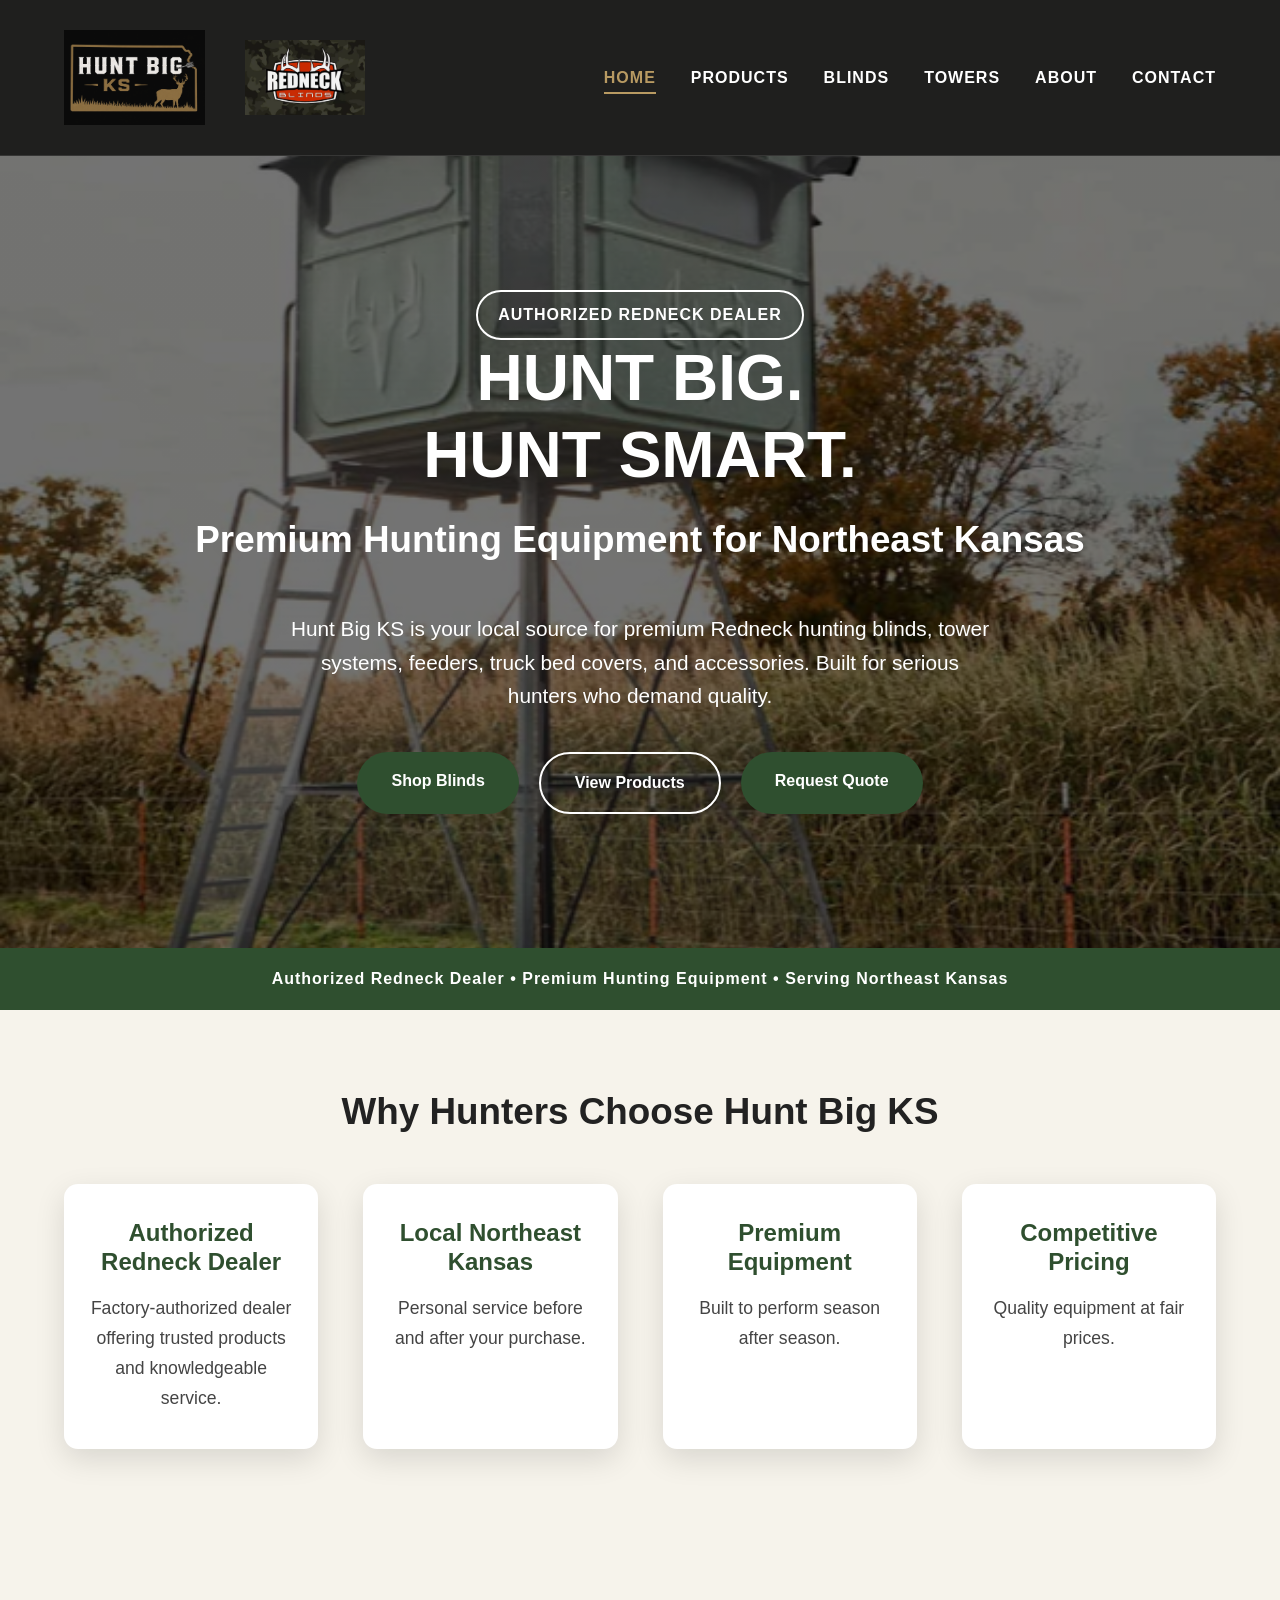
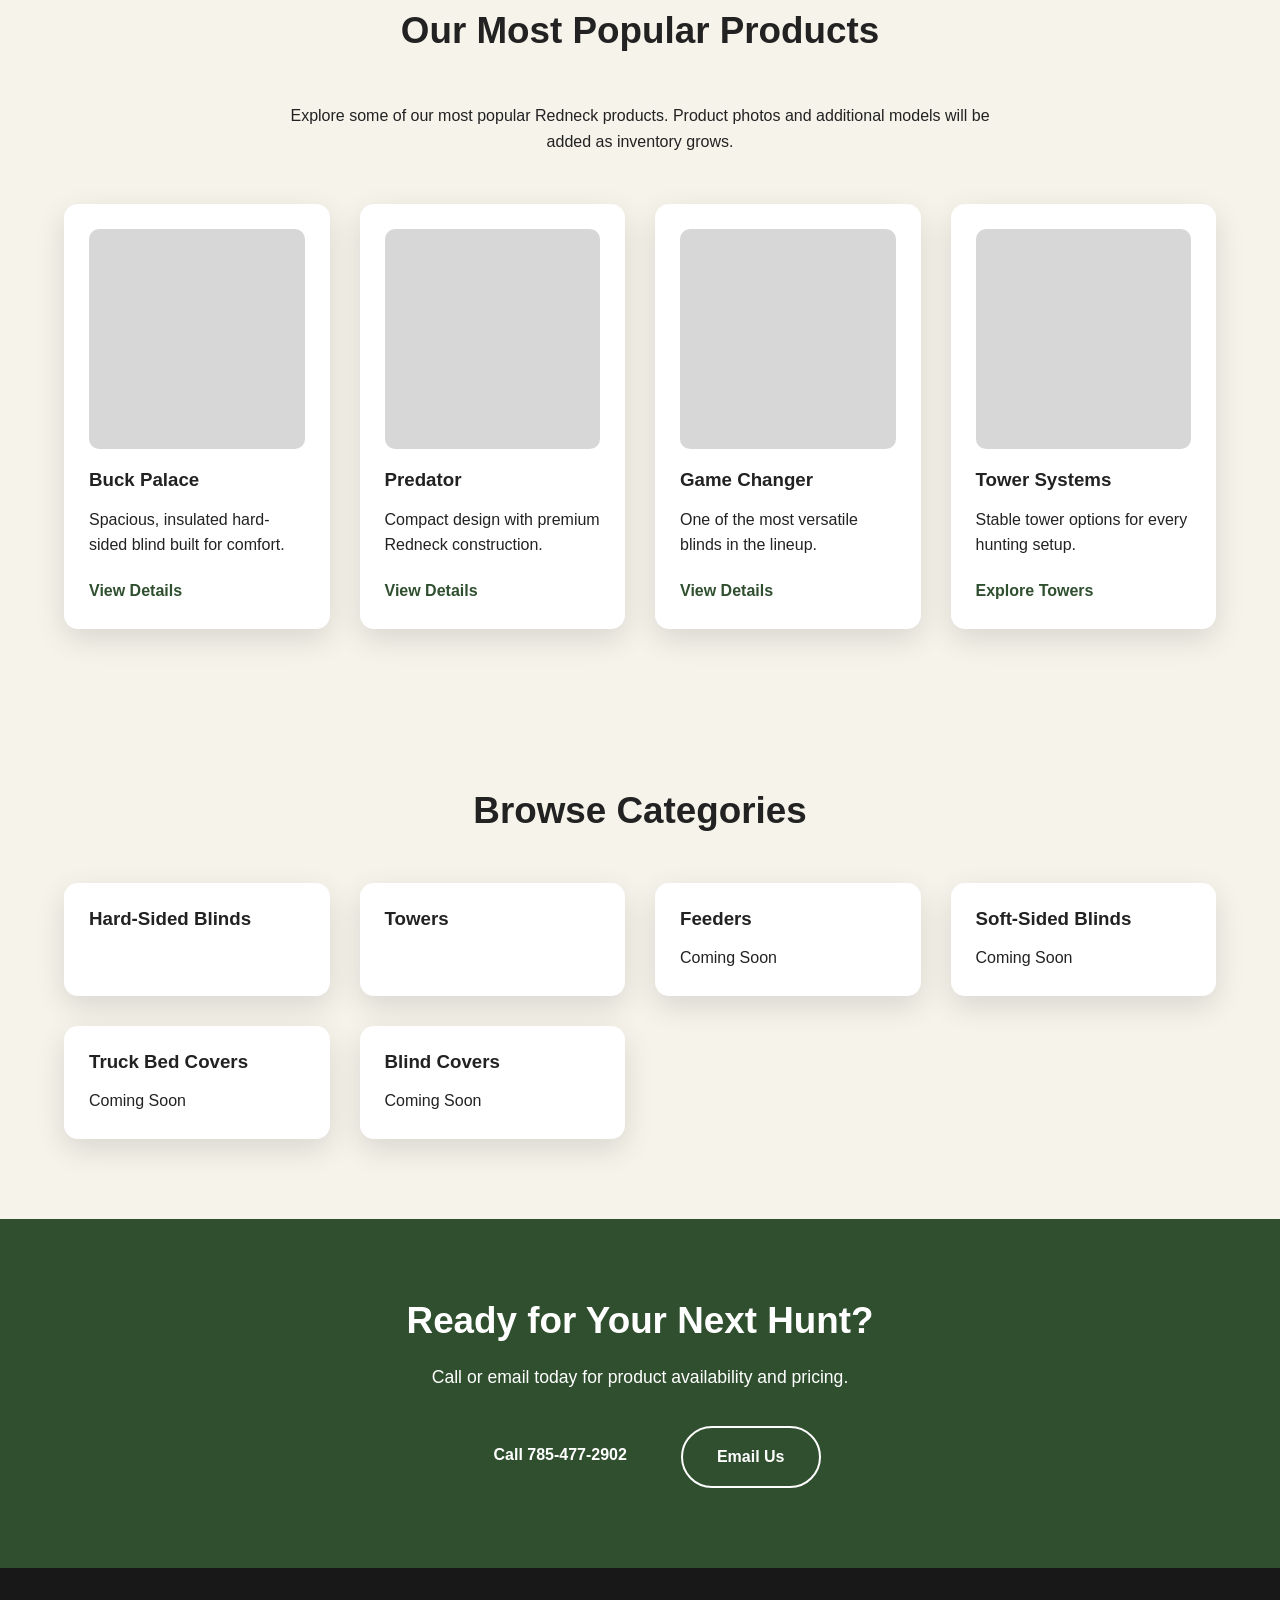
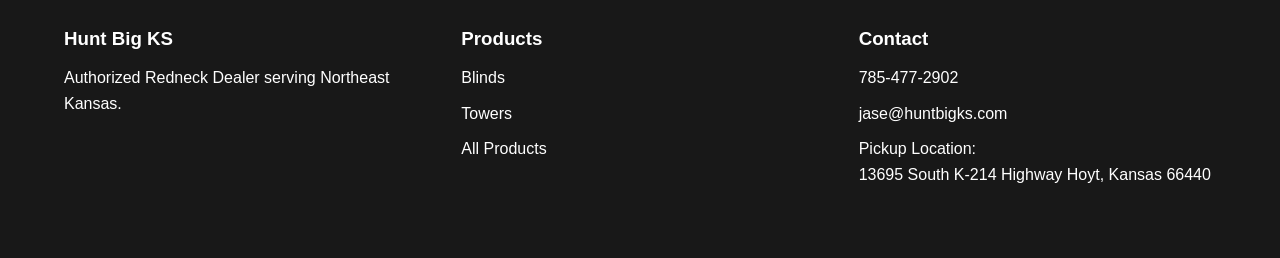
<file: index.html>
<!DOCTYPE html>
<html lang="en">
<head>
    <meta charset="UTF-8">
    <meta name="viewport" content="width=device-width, initial-scale=1.0">

    <title>Hunt Big KS | Authorized Redneck Dealer | Northeast Kansas</title>

    <meta name="description"
          content="Authorized Redneck dealer serving Northeast Kansas. Premium hunting blinds, towers, feeders, and hunting accessories.">

    <link rel="stylesheet" href="css/style.css">
</head>

<body>

<header class="site-header">

    <div class="container nav-container">

        <div class="brand-images">

    <a href="index.html" class="logo">
        <img src="logo.png" alt="Hunt Big KS Logo">
    </a>

    <img src="images/redneck-badge.png" 
         class="dealer-badge"
         alt="Authorized Redneck Dealer">

</div>

        <nav>

            <ul class="nav-links">

                <li><a href="index.html" class="active">Home</a></li>

                <li><a href="products.html">Products</a></li>

                <li><a href="blinds.html">Blinds</a></li>

                <li><a href="towers.html">Towers</a></li>
                
                <li><a href="about.html">About</a></li>
                
                <li><a href="contact.html">Contact</a></li>

            </ul>

        </nav>

    </div>

</header>

<section class="hero home-hero">

    <div class="hero-overlay"></div>

    <div class="container hero-content">

        <div class="dealer-banner">
    AUTHORIZED REDNECK DEALER
</div>

        <h1>HUNT BIG.<br>HUNT SMART.</h1>

        <h2 class="hero-tagline">
            Premium Hunting Equipment for Northeast Kansas
        </h2>

        <p>
            Hunt Big KS is your local source for premium Redneck hunting blinds,
            tower systems, feeders, truck bed covers, and accessories.
            Built for serious hunters who demand quality.
        </p>

        <div class="hero-buttons">

            <a href="blinds.html" class="btn btn-primary">
                Shop Blinds
            </a>

            <a href="products.html" class="btn btn-outline">
                View Products
            </a>

            <a href="contact.html" class="btn btn-primary">
                Request Quote
            </a>

        </div>

    </div>

</section>

<section class="brand-strip">
    <div class="container">
        <p>
            Authorized Redneck Dealer
            &bull;
            Premium Hunting Equipment
            &bull;
            Serving Northeast Kansas
        </p>
    </div>
</section>

<section class="section">
    <div class="container">

        <h2>Why Hunters Choose Hunt Big KS</h2>

        <div class="features">

            <div class="feature">
                <h3>Authorized Redneck Dealer</h3>
                <p>Factory-authorized dealer offering trusted products and knowledgeable service.</p>
            </div>

            <div class="feature">
                <h3>Local Northeast Kansas</h3>
                <p>Personal service before and after your purchase.</p>
            </div>

            <div class="feature">
                <h3>Premium Equipment</h3>
                <p>Built to perform season after season.</p>
            </div>

            <div class="feature">
                <h3>Competitive Pricing</h3>
                <p>Quality equipment at fair prices.</p>
            </div>

        </div>

    </div>

</section>

<section class="section">

    <div class="container">

        <h2>Our Most Popular Products</h2>

<p style="text-align:center;max-width:700px;margin:0 auto 50px;">
Explore some of our most popular Redneck products. Product photos and additional models will be added as inventory grows.
</p>

        <div class="card-grid">

            <article class="product-card">

                <div class="product-image placeholder"></div>

                <h3>Buck Palace</h3>

                <p>
                    Spacious, insulated hard-sided blind built for comfort.
                </p>

                <a href="blinds.html" class="btn-small">
                    View Details
                </a>

            </article>

            <article class="product-card">

                <div class="product-image placeholder"></div>

                <h3>Predator</h3>

                <p>
                    Compact design with premium Redneck construction.
                </p>

                <a href="blinds.html" class="btn-small">
                    View Details
                </a>

            </article>

            <article class="product-card">

                <div class="product-image placeholder"></div>

                <h3>Game Changer</h3>

                <p>
                    One of the most versatile blinds in the lineup.
                </p>

                <a href="blinds.html" class="btn-small">
                    View Details
                </a>

            </article>

            <article class="product-card">

                <div class="product-image placeholder"></div>

                <h3>Tower Systems</h3>

                <p>

                    Stable tower options for every hunting setup.

                </p>

                <a href="towers.html" class="btn-small">

                    Explore Towers

                </a>

            </article>

        </div>

    </div>

</section>

<section class="section">

    <div class="container">

        <h2>Browse Categories</h2>

        <div class="card-grid">

            <div class="category-card">
                <h3>Hard-Sided Blinds</h3>
            </div>

            <div class="category-card">
                <h3>Towers</h3>
            </div>

            <div class="category-card">
                <h3>Feeders</h3>
                <p>Coming Soon</p>
            </div>

            <div class="category-card">
                <h3>Soft-Sided Blinds</h3>
                <p>Coming Soon</p>
            </div>

            <div class="category-card">
                <h3>Truck Bed Covers</h3>
                <p>Coming Soon</p>
            </div>

            <div class="category-card">
                <h3>Blind Covers</h3>
                <p>Coming Soon</p>
            </div>

        </div>

    </div>

</section>

<section class="contact-banner">

    <div class="container">

        <h2>Ready for Your Next Hunt?</h2>

        <p>

            Call or email today for product availability and pricing.

        </p>

        <div class="hero-buttons">

            <a href="tel:7854772902" class="btn btn-primary">

                Call 785-477-2902

            </a>

            <a href="mailto:jase@huntbigks.com" class="btn btn-outline">

                Email Us

            </a>

        </div>

    </div>

</section>

<footer>

    <div class="container footer-grid">

        <div>

            <h3>Hunt Big KS</h3>

            <p>

                Authorized Redneck Dealer serving Northeast Kansas.

            </p>

        </div>

        <div>

            <h3>Products</h3>

            <ul>

                <li><a href="blinds.html">Blinds</a></li>

                <li><a href="towers.html">Towers</a></li>

                <li><a href="products.html">All Products</a></li>

            </ul>

        </div>

        <div>

    <h3>Contact</h3>

    <p>785-477-2902</p>

    <p>jase@huntbigks.com</p>

    <p>
        Pickup Location:
        <br>
        13695 South K-214 Highway Hoyt, Kansas 66440
    </p>

</div>

    </div>

</footer>

<script src="js/script.js"></script>

</body>
</html>
</file>
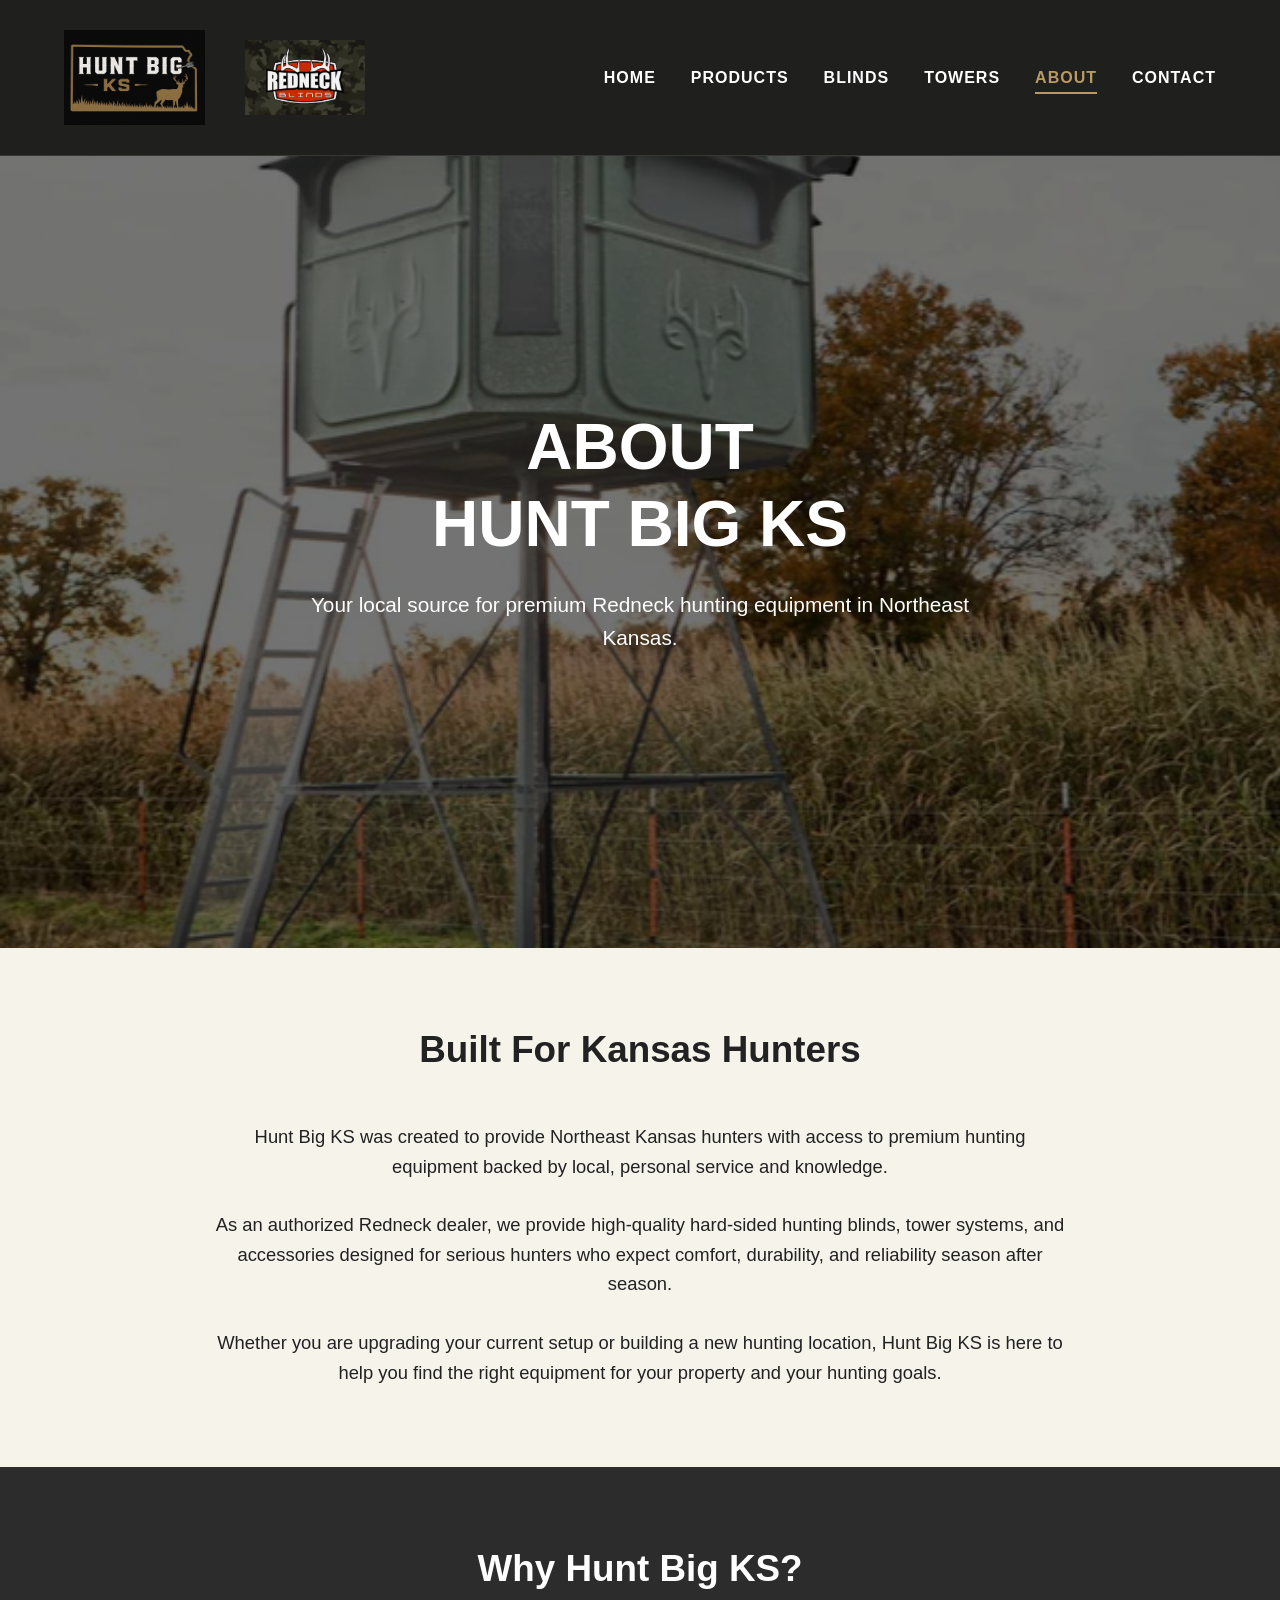
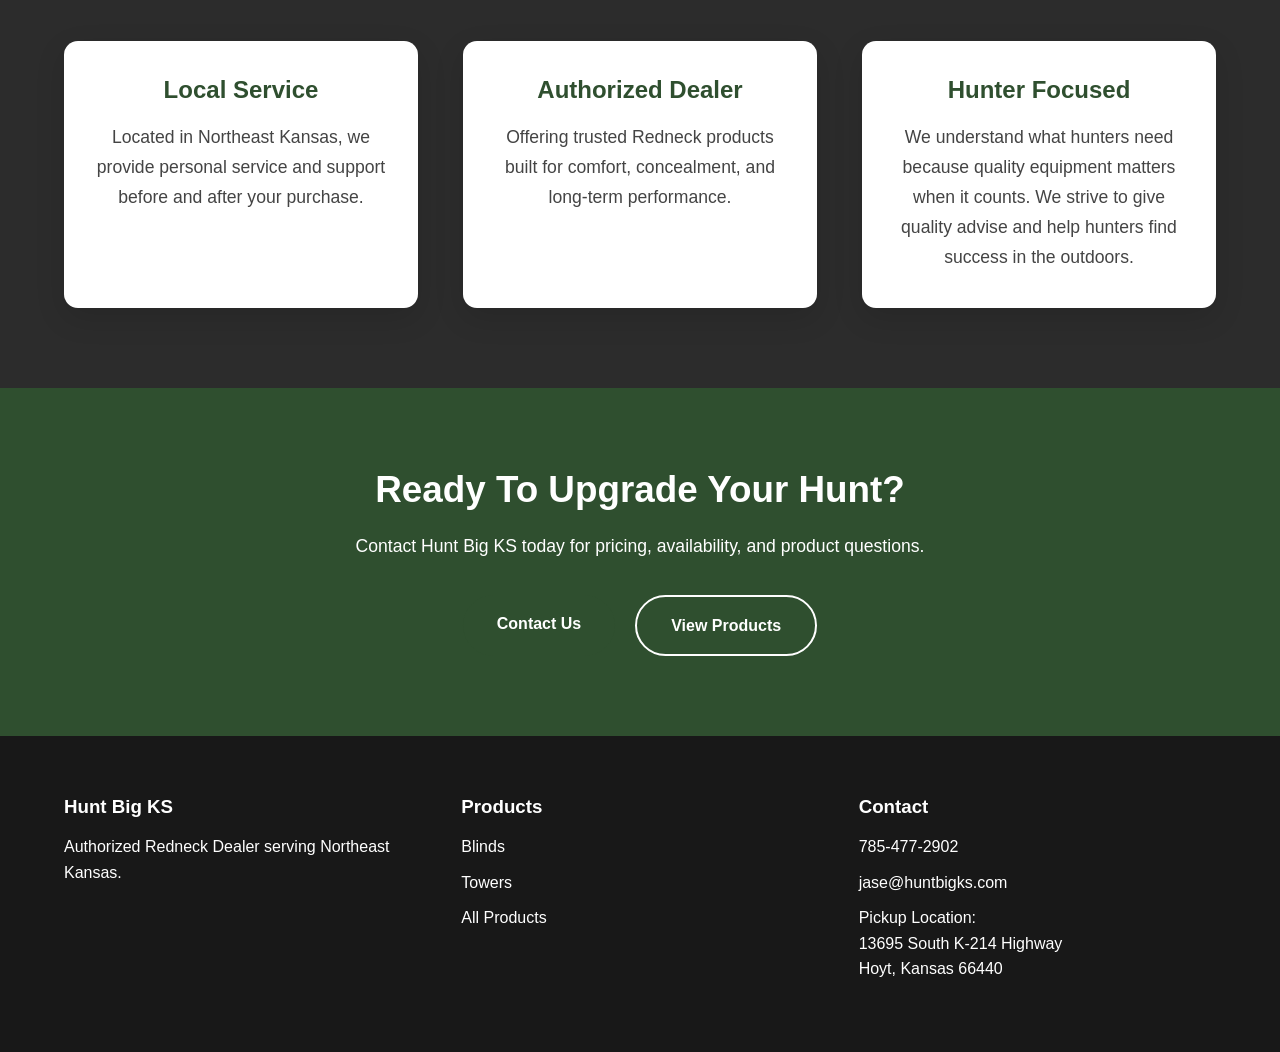
<file: about.html>
<!DOCTYPE html>
<html lang="en">

<head>
    <meta charset="UTF-8">
    <meta name="viewport" content="width=device-width, initial-scale=1.0">

    <title>About Hunt Big KS | Authorized Redneck Dealer</title>

    <meta name="description"
          content="Learn about Hunt Big KS, an authorized Redneck dealer serving Northeast Kansas hunters with premium hunting blinds and equipment.">

    <link rel="stylesheet" href="css/style.css">
</head>


<body>


<header class="site-header">

    <div class="container nav-container">

        <div class="brand-images">

            <a href="index.html" class="logo">
                <img src="logo.png" alt="Hunt Big KS Logo">
            </a>

            <img src="images/redneck-badge.png"
                 class="dealer-badge"
                 alt="Authorized Redneck Dealer">

        </div>


        <nav>

            <ul class="nav-links">

                <li><a href="index.html">Home</a></li>

                <li><a href="products.html">Products</a></li>

                <li><a href="blinds.html">Blinds</a></li>

                <li><a href="towers.html">Towers</a></li>

                <li><a href="about.html" class="active">About</a></li>

                <li><a href="contact.html">Contact</a></li>

            </ul>

        </nav>

    </div>

</header>



<section class="hero">

    <div class="container hero-content">

        <h1>
            ABOUT<br>
            HUNT BIG KS
        </h1>

        <p>
            Your local source for premium Redneck hunting equipment
            in Northeast Kansas.
        </p>

    </div>

</section>




<section class="section">

<div class="container">


<h2>
Built For Kansas Hunters
</h2>


<div style="max-width:850px;margin:auto;text-align:center;font-size:1.15rem;">


<p>
Hunt Big KS was created to provide Northeast Kansas hunters
with access to premium hunting equipment backed by local,
personal service and knowledge.
</p>

<br>


<p>
As an authorized Redneck dealer, we provide high-quality
hard-sided hunting blinds, tower systems, and accessories
designed for serious hunters who expect comfort, durability,
and reliability season after season.
</p>

<br>


<p>
Whether you are upgrading your current setup or building a
new hunting location, Hunt Big KS is here to help you find
the right equipment for your property and your hunting goals.
</p>


</div>


</div>

</section>





<section class="section dark">


<div class="container">


<h2>
Why Hunt Big KS?
</h2>


<div class="features">


<div class="feature">

<h3>
Local Service
</h3>

<p>
Located in Northeast Kansas, we provide personal service
and support before and after your purchase.
</p>

</div>



<div class="feature">

<h3>
Authorized Dealer
</h3>

<p>
Offering trusted Redneck products built for comfort,
concealment, and long-term performance.
</p>

</div>



<div class="feature">

<h3>
Hunter Focused
</h3>

<p>
We understand what hunters need because quality equipment
matters when it counts. We strive to give quality advise 
and help hunters find success in the outdoors. 
</p>

</div>



</div>


</div>


</section>






<section class="contact-banner">

<div class="container">

<h2>
Ready To Upgrade Your Hunt?
</h2>


<p>
Contact Hunt Big KS today for pricing, availability, and product questions.
</p>


<div class="hero-buttons">


<a href="contact.html" class="btn btn-primary">
Contact Us
</a>


<a href="products.html" class="btn btn-outline">
View Products
</a>


</div>


</div>


</section>




<footer>

<div class="container footer-grid">


<div>

<h3>
Hunt Big KS
</h3>

<p>
Authorized Redneck Dealer serving Northeast Kansas.
</p>

</div>



<div>

<h3>
Products
</h3>

<ul>

<li><a href="blinds.html">Blinds</a></li>

<li><a href="towers.html">Towers</a></li>

<li><a href="products.html">All Products</a></li>

</ul>

</div>



<div>

<h3>
Contact
</h3>

<p>
785-477-2902
</p>

<p>
jase@huntbigks.com
</p>

<p>
Pickup Location:
<br>
13695 South K-214 Highway
<br>
Hoyt, Kansas 66440
</p>


</div>


</div>

</footer>


<script src="js/script.js"></script>

</body>
</html>
</file>
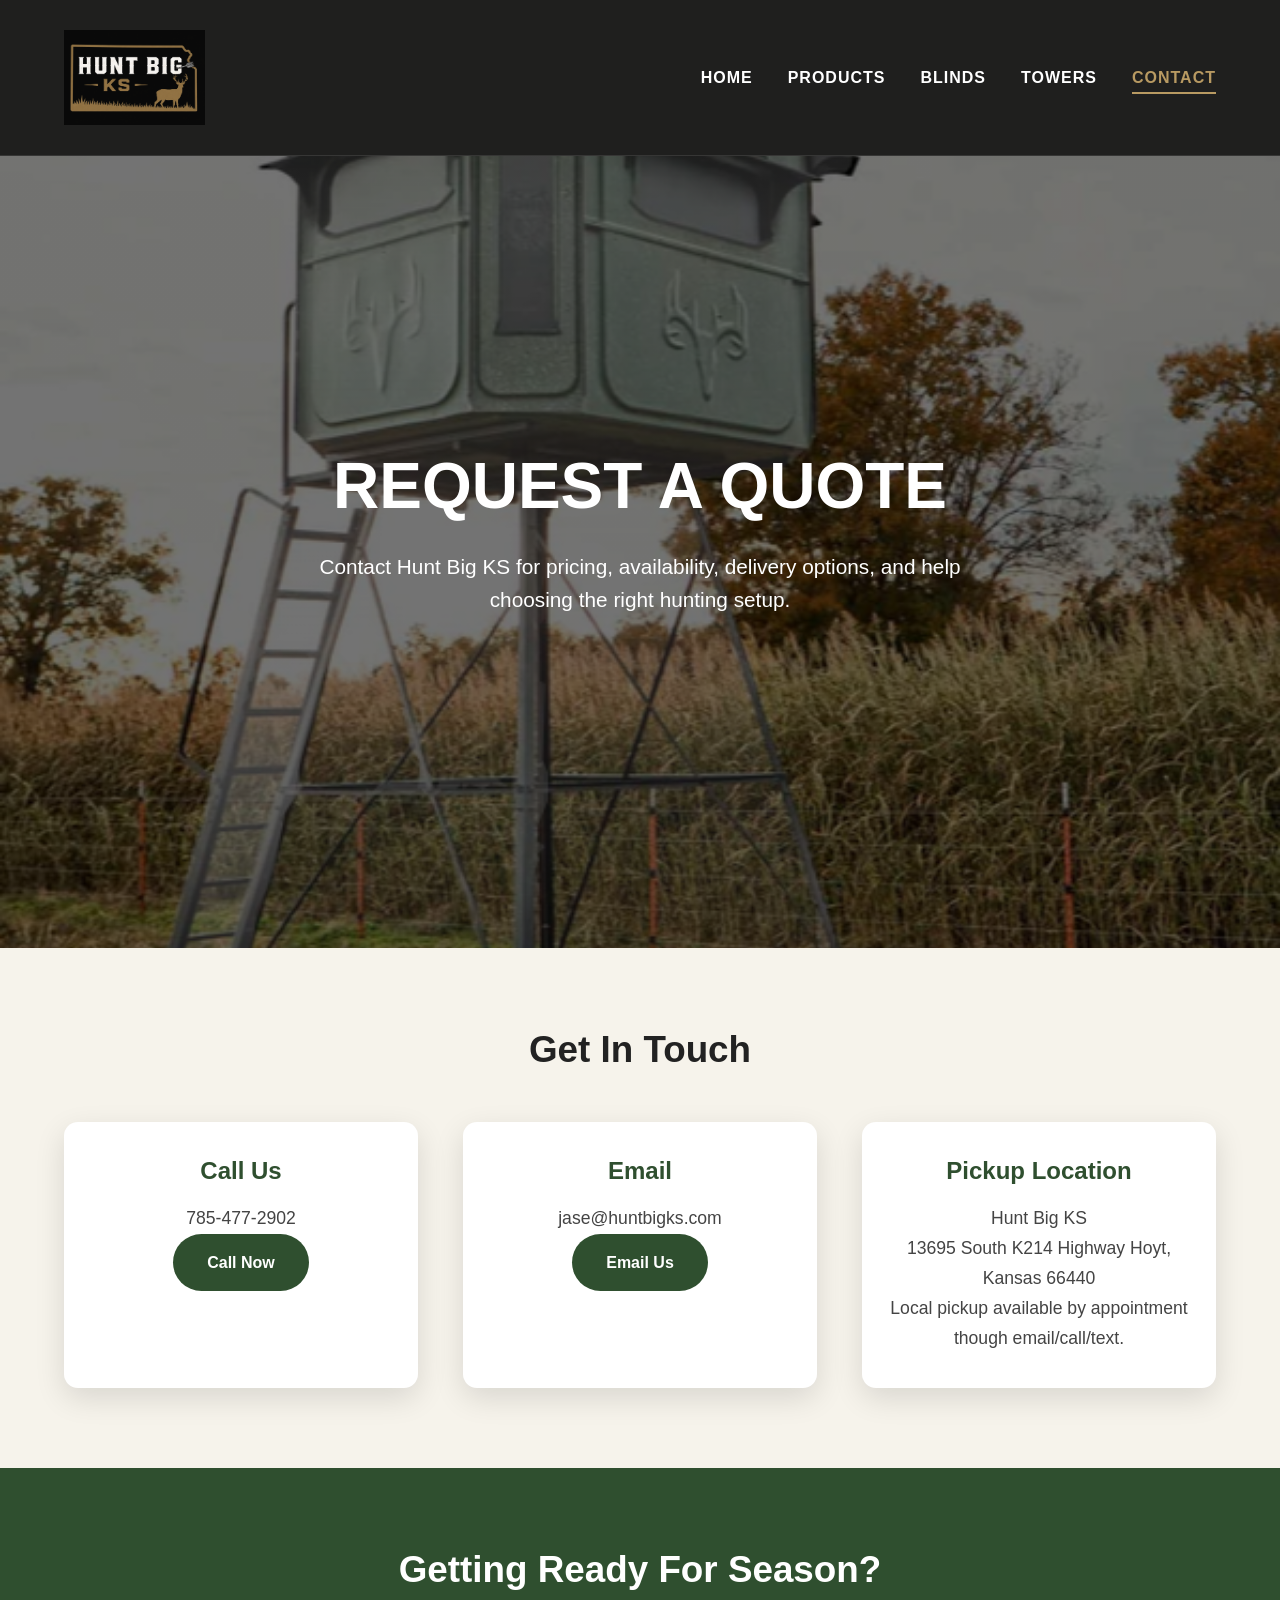
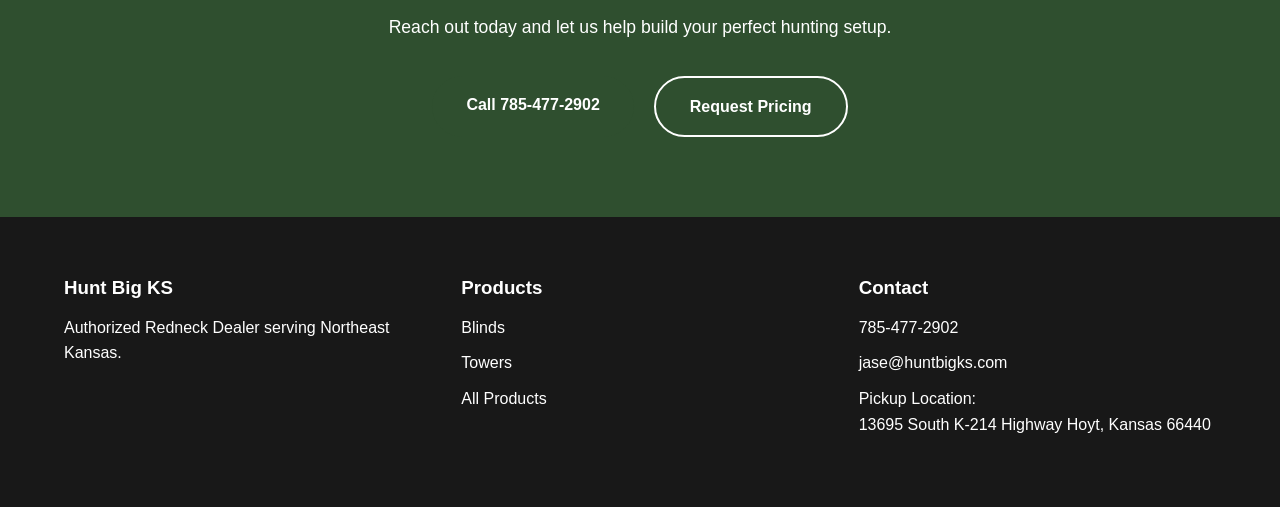
<file: contact.html>
<!DOCTYPE html>
<html lang="en">

<head>

<meta charset="UTF-8">
<meta name="viewport" content="width=device-width, initial-scale=1.0">

<title>Contact | Hunt Big KS</title>

<meta name="description" content="Contact Hunt Big KS for Redneck hunting blinds, towers, and hunting equipment in Northeast Kansas.">

<link rel="stylesheet" href="css/style.css">

</head>


<body>


<header class="site-header">

<div class="container nav-container">

<a href="index.html" class="logo">
<img src="logo.png" alt="Hunt Big KS Logo">
</a>


<nav>

<ul class="nav-links">

<li><a href="index.html">Home</a></li>

<li><a href="products.html">Products</a></li>

<li><a href="blinds.html">Blinds</a></li>

<li><a href="towers.html">Towers</a></li>

<li><a href="contact.html" class="active">Contact</a></li>

</ul>

</nav>


</div>

</header>





<section class="hero">

<div class="container hero-content">

<h1>
REQUEST A QUOTE
</h1>

<p>
Contact Hunt Big KS for pricing, availability, delivery options, and help choosing the right hunting setup.
</p>

</div>

</section>







<section class="section">

<div class="container">


<h2>Get In Touch</h2>


<div class="features">


<div class="feature">

<h3>Call Us</h3>

<p>
785-477-2902
</p>

<a href="tel:7854772902" class="btn btn-primary">
Call Now
</a>

</div>





<div class="feature">

<h3>Email</h3>

<p>
jase@huntbigks.com
</p>

<a href="mailto:jase@huntbigks.com" class="btn btn-primary">
Email Us
</a>

</div>





<div class="feature">

<h3>Pickup Location</h3>

<p>
Hunt Big KS
</p>

<p>
13695 South K214 Highway Hoyt, Kansas 66440
</p>

<p>
Local pickup available by appointment though email/call/text.
</p>

</div>


</div>


</div>

</section>








<section class="contact-banner">


<div class="container">


<h2>
Getting Ready For Season?
</h2>


<p>
Reach out today and let us help build your perfect hunting setup.
</p>


<div class="hero-buttons">


<a href="tel:7854772902" class="btn btn-primary">
Call 785-477-2902
</a>


<a href="mailto:jase@huntbigks.com" class="btn btn-outline">
Request Pricing
</a>


</div>


</div>


</section>







<footer>


<div class="container footer-grid">


<div>

<h3>Hunt Big KS</h3>

<p>
Authorized Redneck Dealer serving Northeast Kansas.
</p>

</div>


<div>

<h3>Products</h3>

<ul>

<li><a href="blinds.html">Blinds</a></li>

<li><a href="towers.html">Towers</a></li>

<li><a href="products.html">All Products</a></li>

</ul>

</div>


<div>

<h3>Contact</h3>

<p>
785-477-2902
</p>

<p>
jase@huntbigks.com
</p>

<p>
Pickup Location:
<br>
13695 South K-214 Highway Hoyt, Kansas 66440
</p>

</div>
</div>


</footer>


</body>

</html>
</file>
<file: css/style.css>
/* ===========================
   HUNT BIG KS V3
   =========================== */

:root{
    --green:#2f4f2f;
    --green-dark:#1d331d;
    --tan:#f6f3eb;
    --white:#ffffff;
    --dark:#222;
    --gray:#666;
    --light:#ececec;
    --shadow:0 10px 30px rgba(0,0,0,.12);
    --radius:14px;
    --transition:.3s ease;
}

/* RESET */

*{
    margin:0;
    padding:0;
    box-sizing:border-box;
}

html{
    scroll-behavior:smooth;
}

body{
    font-family:Arial, Helvetica, sans-serif;
    background:var(--tan);
    color:var(--dark);
    line-height:1.6;
}

/* GLOBAL */

.container{
    width:min(1200px,90%);
    margin:auto;
}

section{
    padding:80px 0;
}

h1,h2,h3{
    line-height:1.2;
}

h2{
    text-align:center;
    font-size:2.3rem;
    margin-bottom:50px;
}

a{
    text-decoration:none;
    color:inherit;
}

/* HEADER */

/* HEADER */

.site-header{
    position:sticky;
    top:0;
    z-index:999;
    background:rgba(20,20,20,.95);
    backdrop-filter:blur(10px);
    border-bottom:1px solid rgba(255,255,255,.1);
    padding:10px 0;
}

.nav-container{
    display:flex;
    justify-content:space-between;
    align-items:center;
    min-height:135px;
}

.logo{
    display:flex;
    align-items:center;
}

.logo img{
    height:95px;
    width:auto;
    display:block;
}


.brand-images{
    display:flex;
    align-items:center;
    gap:40px;
   opacity:.95;
}

.dealer-badge{
    height:75px;
    width:auto;
}

.nav-links{
    display:flex;
    list-style:none;
    gap:35px;
}

.nav-links a{
    color:white;
    font-weight:700;
    text-transform:uppercase;
    letter-spacing:1px;
    transition:.3s ease;
    position:relative;
}

.nav-links a:hover,
.nav-links .active{
    color:#b89a62;
}

.nav-links a::after{
    content:"";
    position:absolute;
    bottom:-8px;
    left:0;
    width:0;
    height:2px;
    background:#b89a62;
    transition:.3s ease;
}

.nav-links a:hover::after,
.nav-links .active::after{
    width:100%;
}
.dealer-banner{
    display:inline-block;
    padding:10px 20px;
    border:2px solid white;
    border-radius:30px;
    font-weight:bold;
    letter-spacing:1px;
}

/* HERO */

.hero{
    position:relative;
    min-height:88vh;
    display:flex;
    align-items:center;
    justify-content:center;
    text-align:center;

    background:
    linear-gradient(rgba(0,0,0,.55),rgba(0,0,0,.55)),
    url("../images/hero.png");

    background-size:cover;
    background-position:center;
    color:white;
}

.hero-content{
    position:relative;
    z-index:2;
}

.hero h1{
    font-size:4rem;
    margin-bottom:25px;
}

.hero h1 span{
    display:block;
    font-size:2.3rem;
    font-weight:400;
    margin-top:10px;
}

.hero p{
    font-size:1.3rem;
    max-width:700px;
    margin:0 auto 40px;
}

/* BUTTONS */

.hero-buttons{
    display:flex;
    justify-content:center;
    gap:20px;
    flex-wrap:wrap;
}

.btn{
    display:inline-block;
    padding:16px 34px;
    border-radius:40px;
    font-weight:bold;
    transition:var(--transition);
}

.btn-primary{
    background:var(--green);
    color:white;
}

.btn-primary:hover{
    background:var(--green-dark);
    transform:translateY(-3px);
}

.btn-outline{
    border:2px solid white;
    color:white;
}

.btn-outline:hover{
    background:white;
    color:var(--dark);
}

/* BRAND STRIP */

.brand-strip{
    background:var(--green);
    color:white;
    text-align:center;
    padding:18px;
    font-weight:bold;
    letter-spacing:1px;
}

/* CARDS */

.card-grid{
    display:grid;
    grid-template-columns:repeat(auto-fit,minmax(250px,1fr));
    gap:30px;
}

.product-card,
.category-card{
    background:white;
    border-radius:var(--radius);
    padding:25px;
    box-shadow:var(--shadow);
    transition:var(--transition);
}

.product-card:hover,
.category-card:hover{
    transform:translateY(-8px);
}

.product-image{
    width:100%;
    height:220px;
    background:#d7d7d7;
    border-radius:10px;
    margin-bottom:20px;
}

.product-card h3,
.category-card h3{
    margin-bottom:15px;
}

.btn-small{
    display:inline-block;
    margin-top:20px;
    color:var(--green);
    font-weight:bold;
}
/* PRODUCT PAGE COMPATIBILITY */

.grid{
    display:grid;
    grid-template-columns:repeat(auto-fit,minmax(250px,1fr));
    gap:30px;
}

.card{
    background:white;
    color:var(--dark);
    border-radius:var(--radius);
    padding:25px;
    box-shadow:var(--shadow);
    transition:var(--transition);
}

.card:hover{
    transform:translateY(-8px);
}

.card img{
    width:100%;
    height:220px;
    object-fit:cover;
    border-radius:10px;
    margin-bottom:20px;
}

.card h2{
    color:var(--green);
    margin-bottom:15px;
}

.card p{
    color:#444;
}

.button{
    display:inline-block;
    margin-top:20px;
    background:var(--green);
    color:white;
    padding:12px 28px;
    border-radius:30px;
    font-weight:bold;
}

.button:hover{
    background:var(--green-dark);
}

/* WHY US */

.dark{
    background:#2c2c2c;
    color:white;
}

.features{
    display:grid;
    grid-template-columns:repeat(auto-fit,minmax(230px,1fr));
    gap:30px;
}

.feature{
    text-align:center;
}

/* WHY HUNTERS CHOOSE */

.feature h3{
    margin-bottom:18px;
    color:var(--green);
    font-size:1.5rem;
    font-weight:800;
}

.feature p{
    color:#444;
    font-size:1.1rem;
    line-height:1.7;
}

.features{
    gap:45px;
}

.feature{
    background:white;
    padding:35px 25px;
    border-radius:14px;
    box-shadow:var(--shadow);
    text-align:center;
}

/* CONTACT */

.contact-banner{
    background:var(--green);
    color:white;
    text-align:center;
}

.contact-banner h2{
    margin-bottom:20px;
}

.contact-banner p{
    margin-bottom:35px;
    font-size:1.1rem;
}

/* FOOTER */

footer{
    background:#181818;
    color:white;
    padding:60px 0;
}

.footer-grid{
    display:grid;
    grid-template-columns:repeat(auto-fit,minmax(220px,1fr));
    gap:40px;
}

footer h3{
    margin-bottom:15px;
}

footer ul{
    list-style:none;
}

footer li{
    margin-bottom:10px;
}

footer a:hover{
    color:#9ed19e;
}
footer p{
    margin-bottom:10px;
}

/* MOBILE */

@media(max-width:850px){

.hero h1{
    font-size:2.8rem;
}

.hero h1 span{
    font-size:1.5rem;
}

.nav-container{
    flex-direction:column;
    padding:20px 0;
}

.nav-links{
    flex-wrap:wrap;
    justify-content:center;
    gap:15px;
}

.hero-buttons{
    flex-direction:column;
    align-items:center;
}

.btn{
    width:260px;
    text-align:center;
}

h2{
    font-size:2rem;
}
}
</file>
